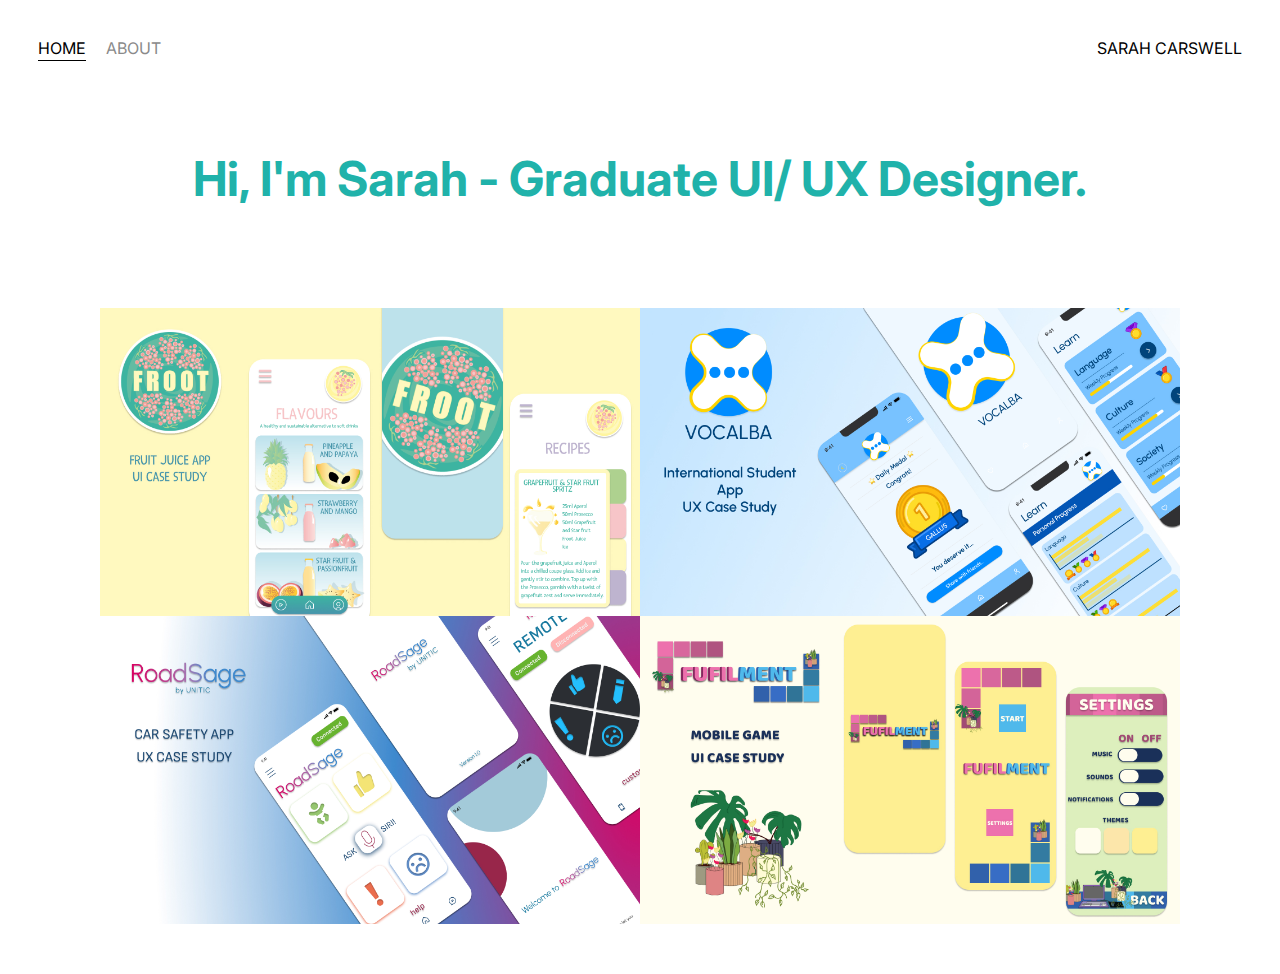
<file: index.html>
<!DOCTYPE html>
</html>
</head>
    <meta charset="utf-8" />
    <title>Page Title</title>
    <link href="https://fonts.googleapis.com/css2?family=Inter:wght@200&display=swap" rel="stylesheet">
    <link rel="stylesheet" href="styles.css">
</head>
<body>
    <div class="container">
        <div class="nav-wrapper">
            <div class="left-side">
                <div class="nav-link-wrapper active-nav-link">
                    <a href="index.html">Home</a>
                </div>

                <div class="nav-link-wrapper">
                    <a href="about.html">About</a>
                </div>
            </div>

            <div class="right-side">
                <div class="brand">
                    <div>SARAH CARSWELL</div>
                </div>
            </div>
        </div>

        <div class="tag-line-wrapper">
            <div class="tag-line">
                <div> <b>Hi, I'm Sarah - Graduate UI/ UX Designer.</b> </div>
            </div>
        </div>

        <div class="content-wrapper">

            <div class="portfolio-items-wrapper">

                <div class="portfolio-item-wrapper">
                    <a href="froot.html">
                        <img src="Images/FROOT BANNER.jpg" style="width:540px; height: 100%;" />
                    </a>
                </div>

                <div class="portfolio-item-wrapper">
                    <a href="vocalba.html">
                        <img src="Images/VOCALBA BANNER.jpg" style="width: 540px; height: 100%;" />
                    </a>
                </div>

                <div class="portfolio-item-wrapper">
                      <a href="roadsage.html">
                        <img src="Images/ROADSAGE BANNER.jpg" style="width: 540px; height: 100%;" />
                      </a>
                </div>

                <div class="portfolio-item-wrapper">      
                      <a href="fufilment.html">
                        <img src="Images/FUFILMENT BANNER.jpg" style="width: 540px; height: 100%;" />
                      </a>
                </div>
            </div> 
        </div>

    </div>
</body>
</html>
</file>
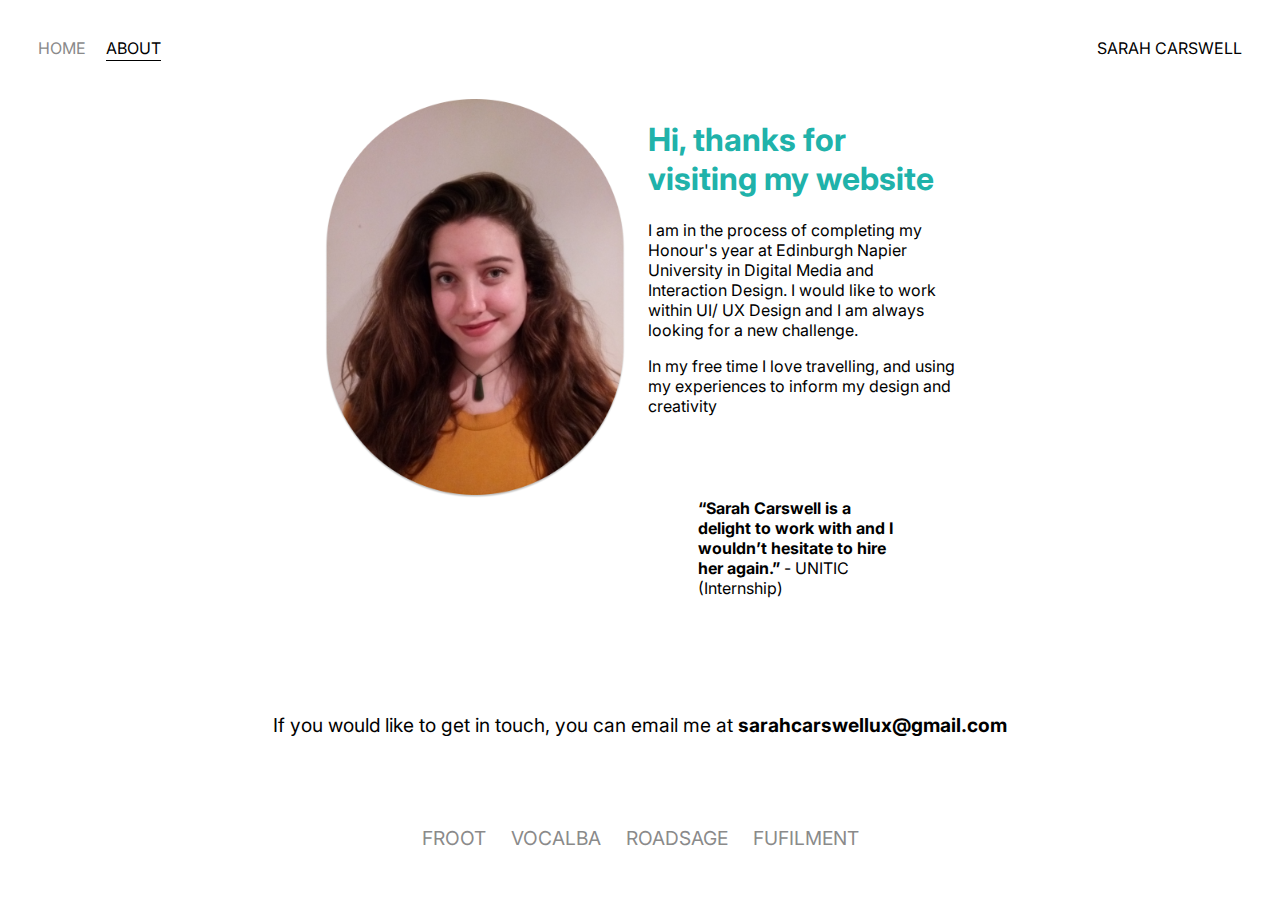
<file: about.html>
<!DOCTYPE html>
</html>
</head>
    <meta charset="utf-8" />
    <title>Page Title</title>
    <link href="https://fonts.googleapis.com/css2?family=Inter:wght@200&display=swap" rel="stylesheet">
    <link rel="stylesheet" href="styles.css">
</head>
<body>
    <div class="container">
        <div class="nav-wrapper">
            <div class="left-side">
                <div class="nav-link-wrapper">
                    <a href="index.html">Home</a>
                </div>

                <div class="nav-link-wrapper active-nav-link">
                    <a href="about.html">About</a>
                </div>
            </div>

            
            <div class="right-side">
                <div class="brand">
                    <div>SARAH CARSWELL</div>
                </div>
            </div>
        </div>
 
           
           <div class="case-study-froot">
            <div class="left-headings">

                <div class="old-froot-logo-img">
                    <img src="Images/PROFILE.png" style="width: 300px; height: 100%;" />
                    </div>

            </div>

        <div class="right-content">
        
            <h1>Hi, thanks for visiting my website</h1>

            <p>I am in the process of completing my Honour's year at Edinburgh Napier University in Digital Media and Interaction Design. I would like to work within UI/ UX Design and I am always looking for a new challenge.</p>

            <p>In my free time I love travelling, and using my experiences to inform my design and creativity</p>

            <div class="testemonial">
            <p><b>“Sarah Carswell is a delight to work with and I wouldn’t hesitate to hire her again.” </b>- UNITIC (Internship) </p>
            </div>
            
        </div>
        </div>

        </div>

        <div class="footer">
            <div class="footer-wrapper">

                <P></P>
                <P>If you would like to get in touch, you can email me at <b>sarahcarswellux@gmail.com</b> </P>
                
                <p style="padding: 30px; margin: 10px"></p>

                <a href="froot.html">FROOT</a> &nbsp; &nbsp;
                <a href="vocalba.html">VOCALBA</a> &nbsp; &nbsp;
                <a href="roadsage.html">ROADSAGE</a> &nbsp; &nbsp;
                <a href="fufilment.html">FUFILMENT</a>

            </div> 
            
        </div>
    </div>
</body>
</html>
</file>
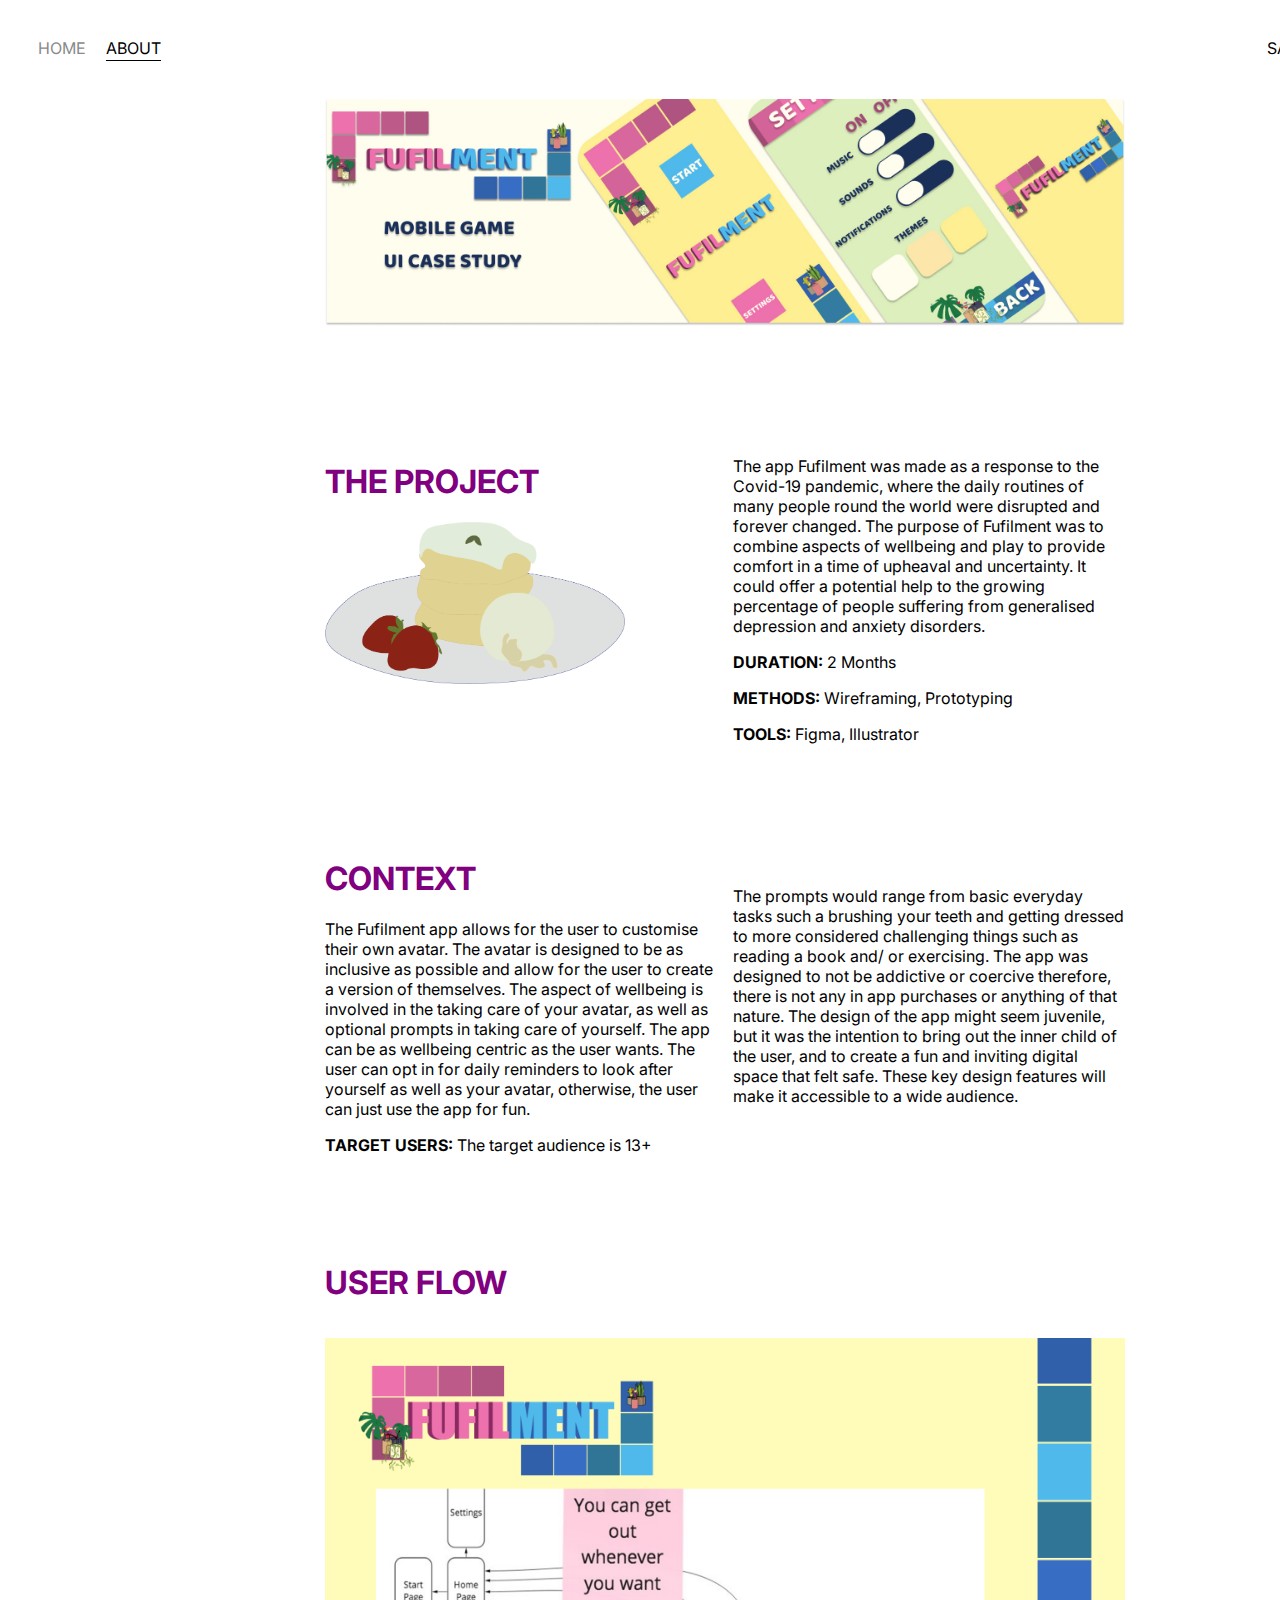
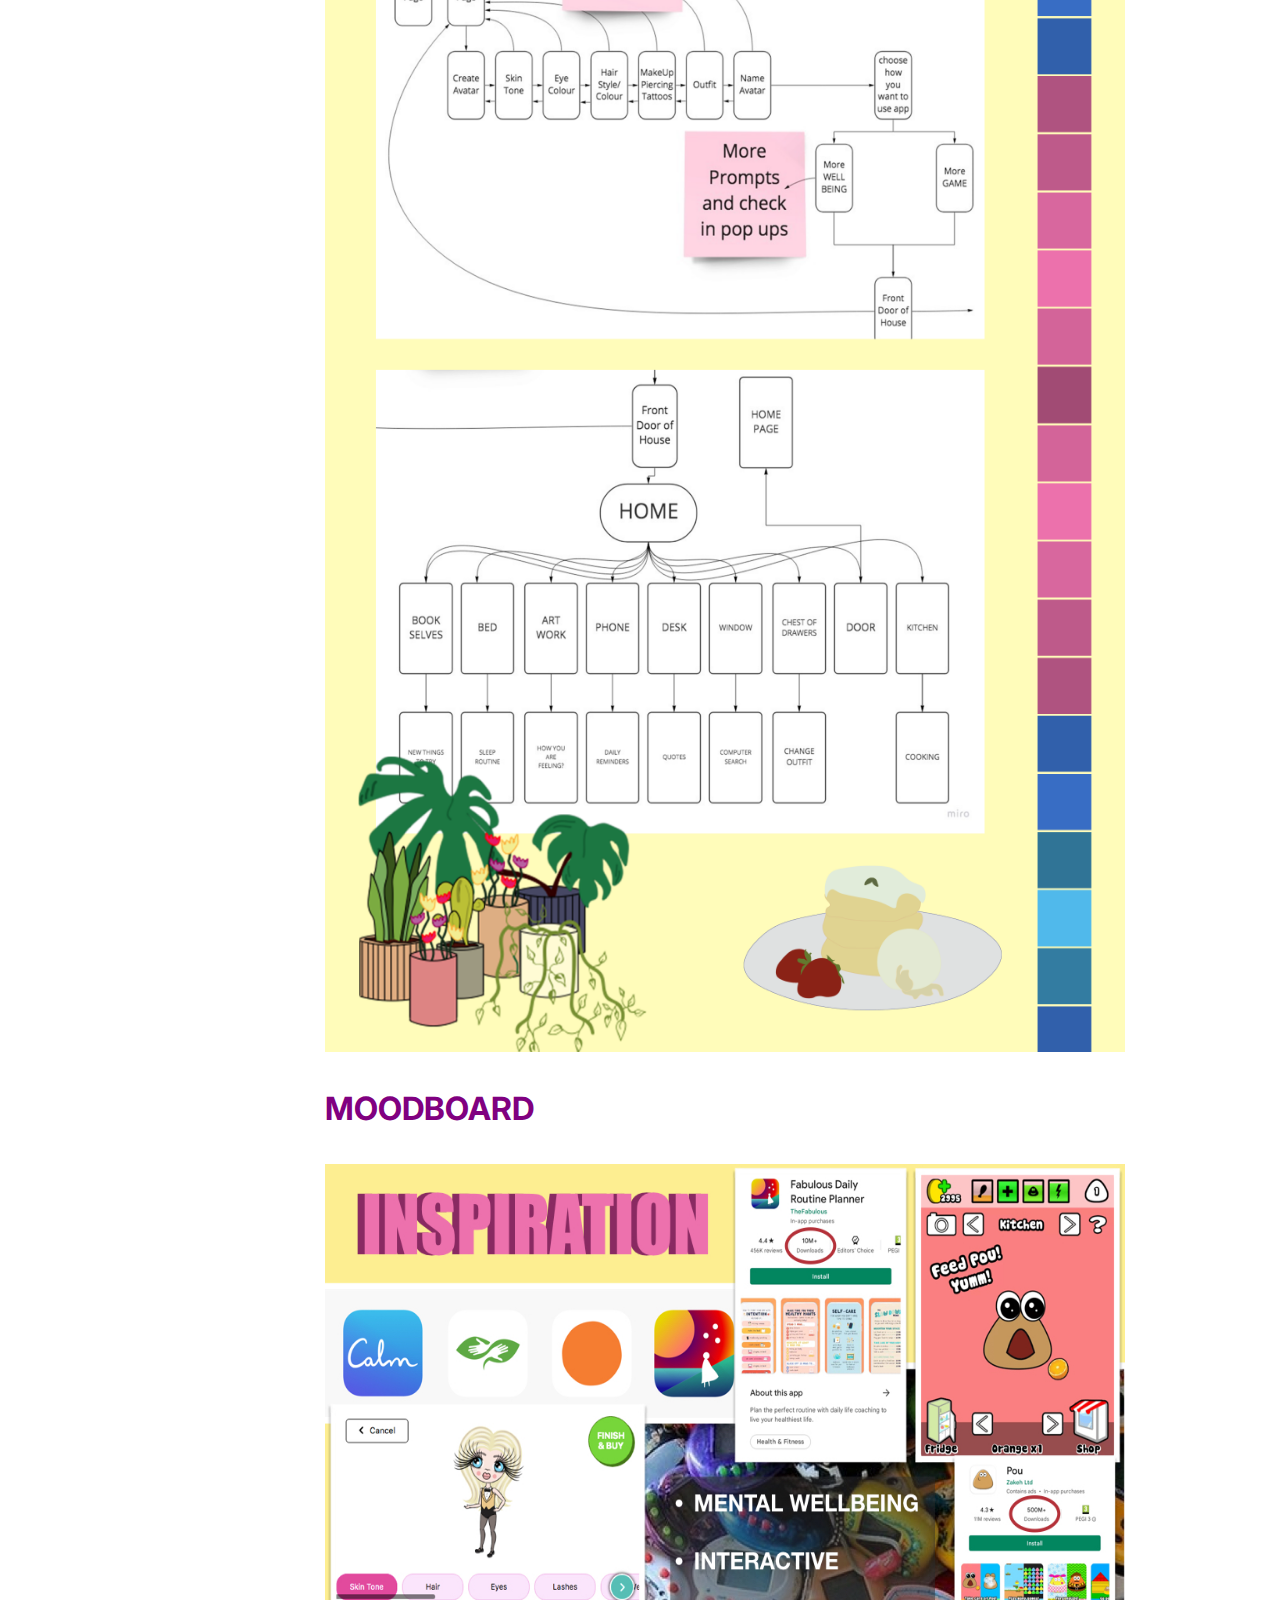
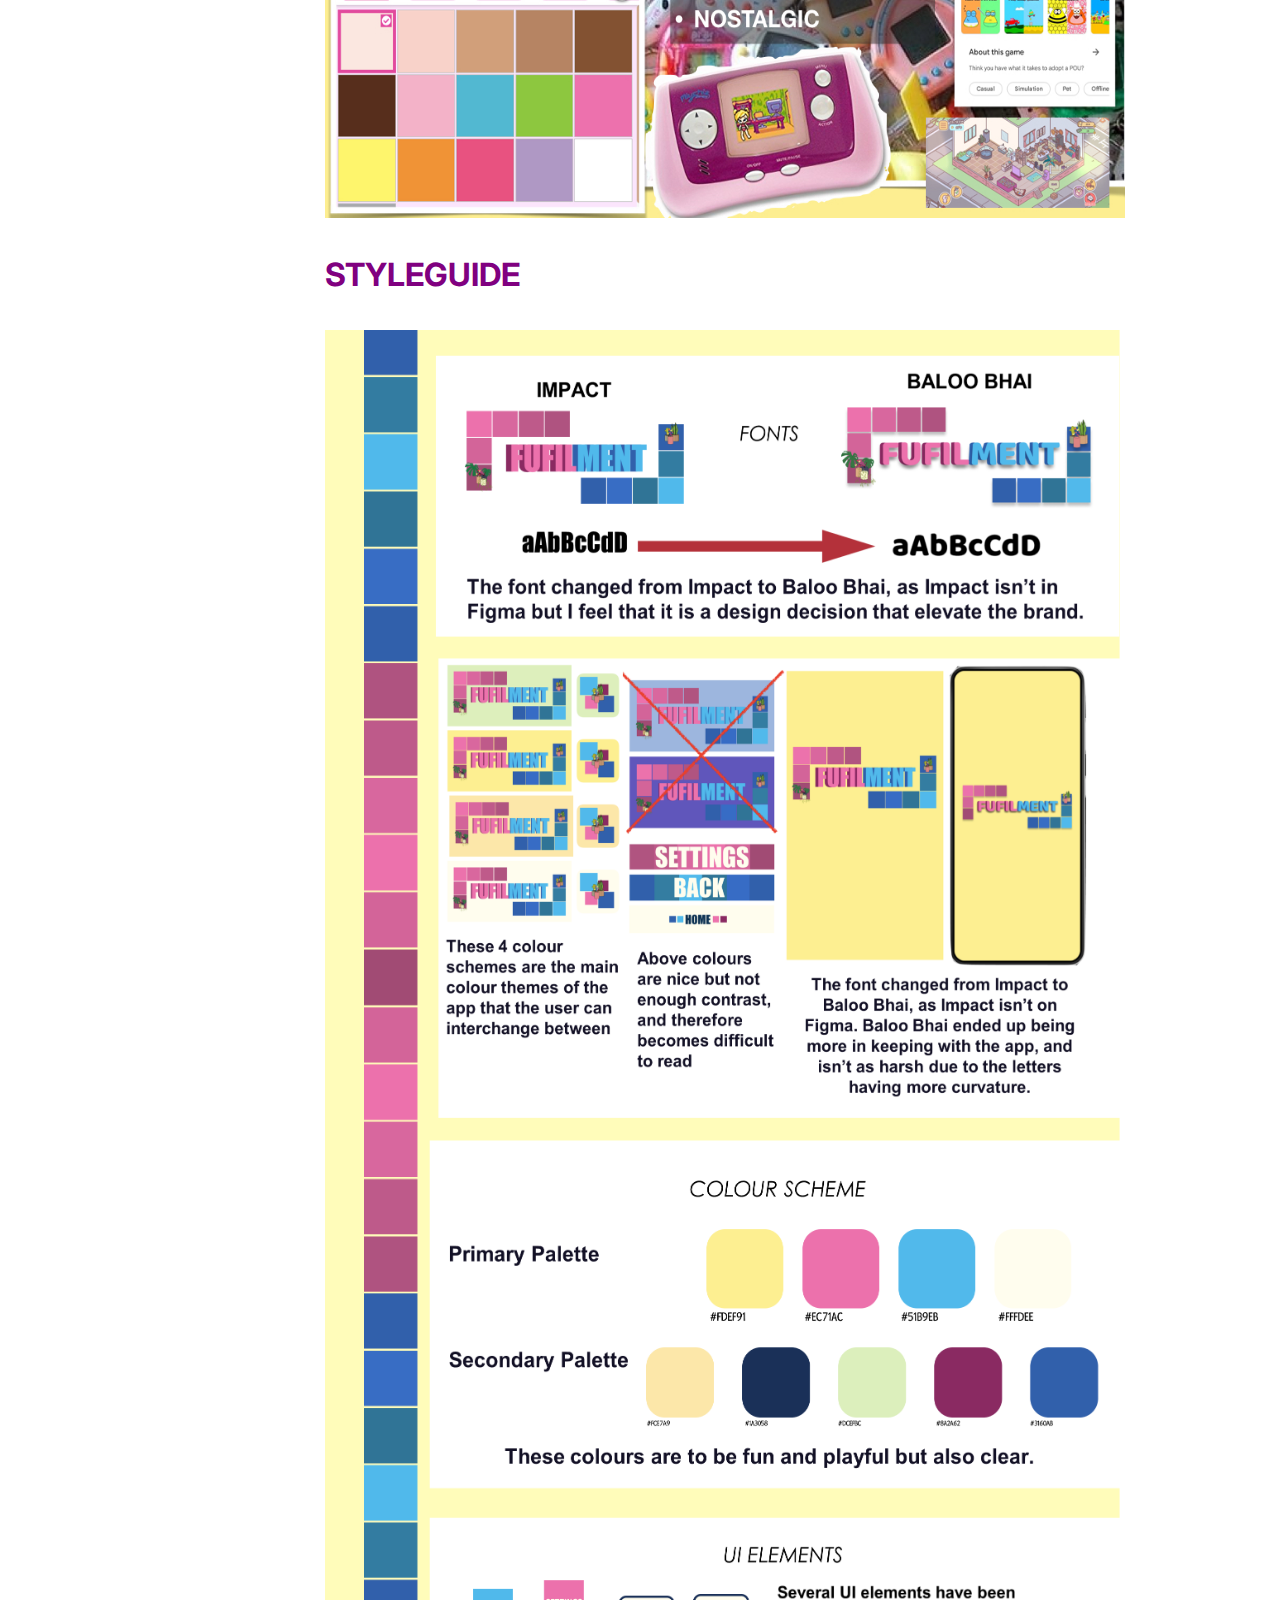
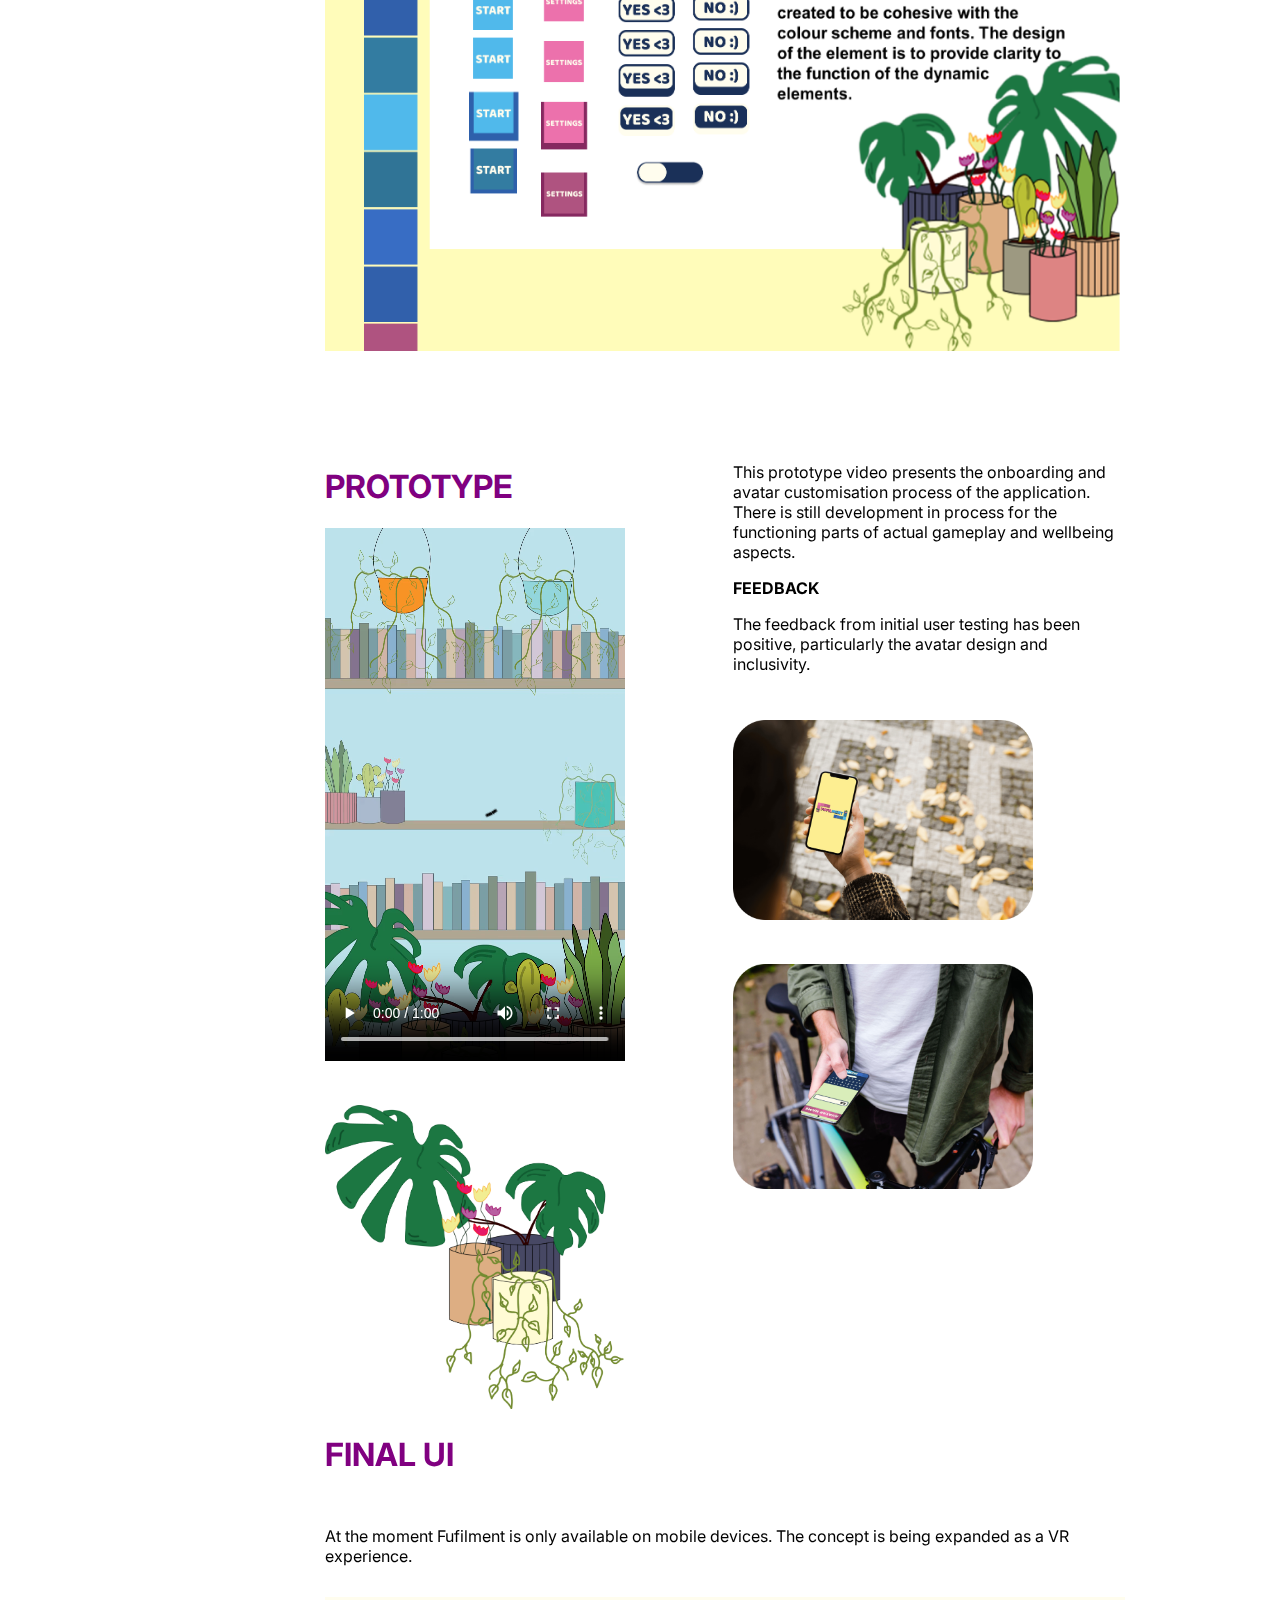
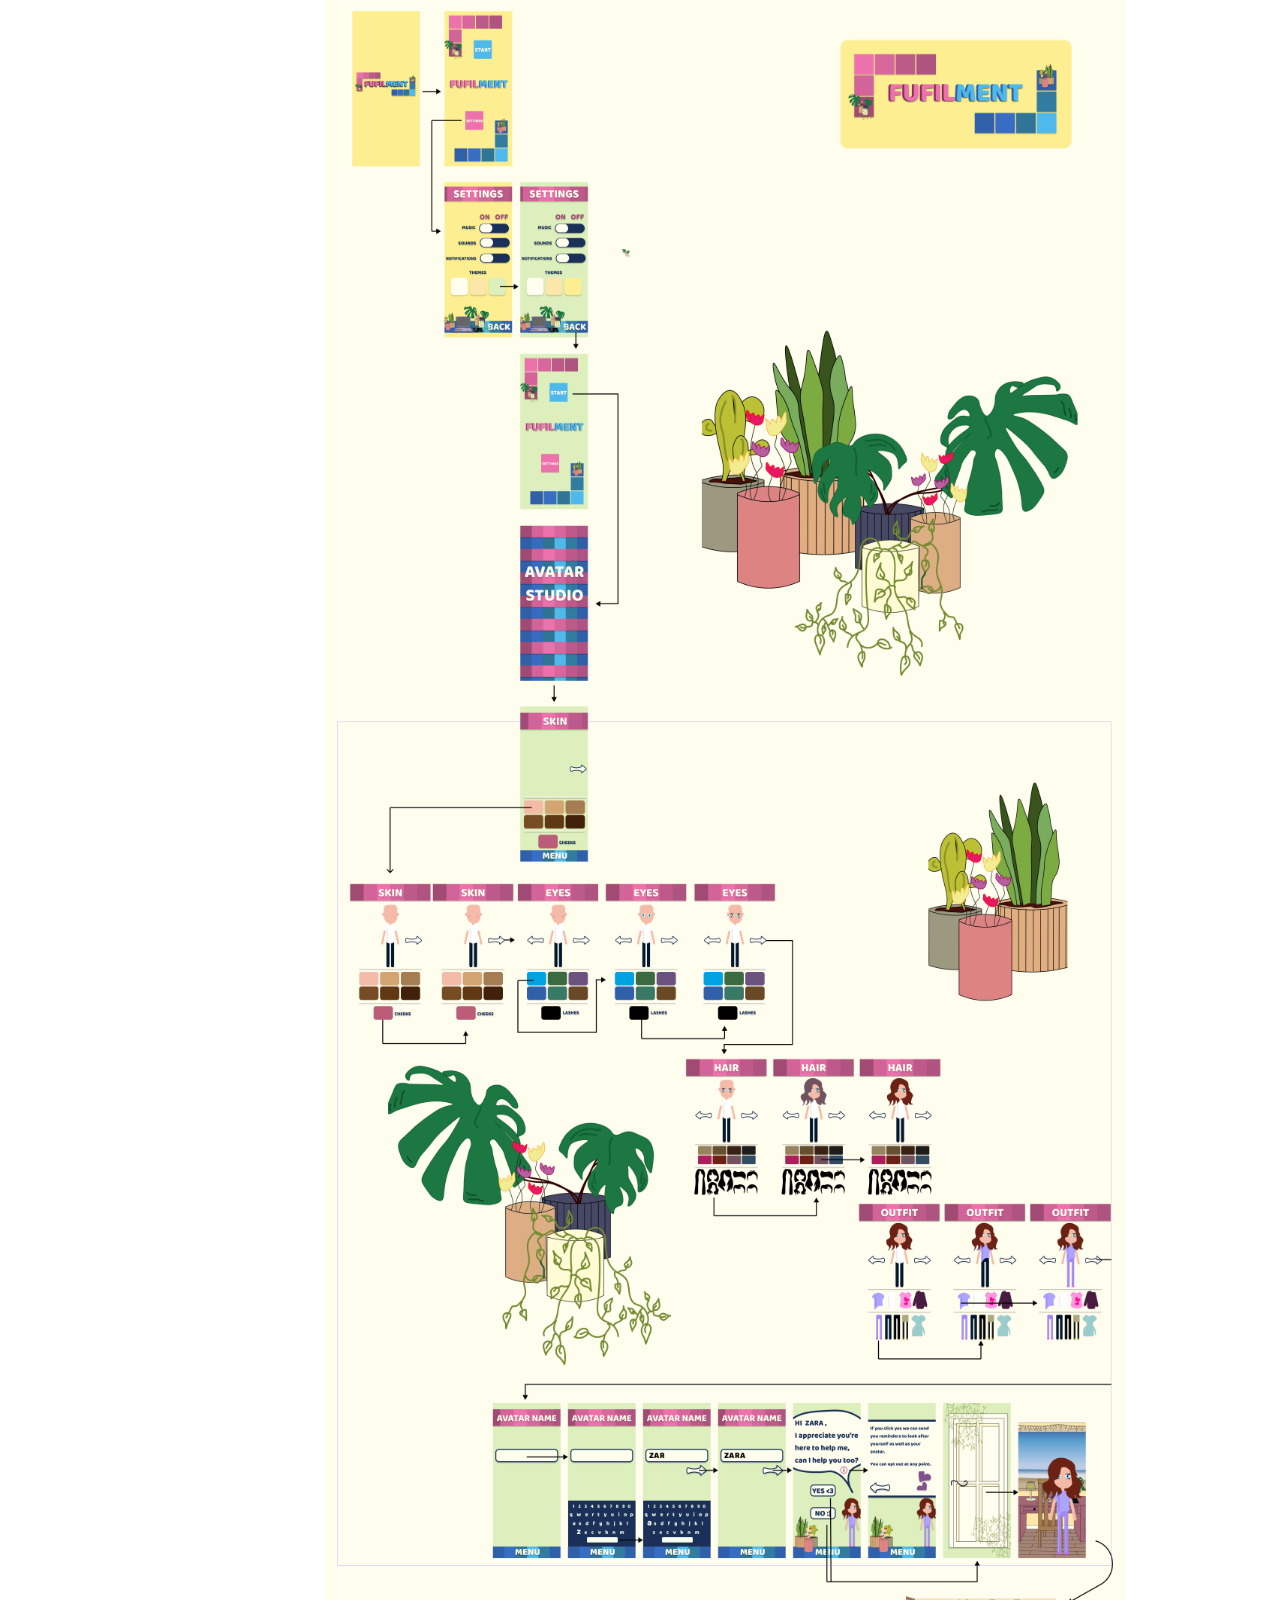
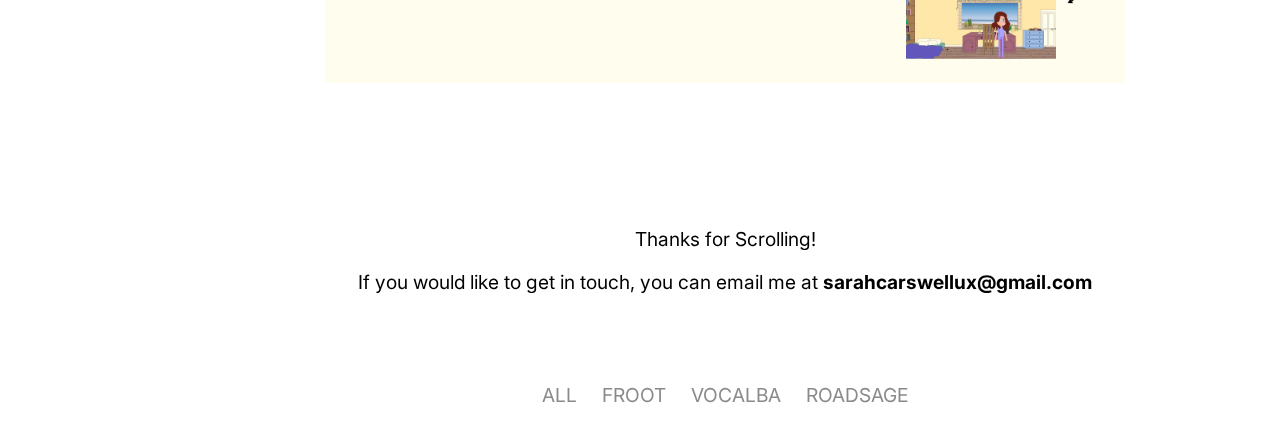
<file: fufilment.html>
<!DOCTYPE html>
</html>
</head>
    <meta charset="utf-8" />
    <title>Page Title</title>
    <link href="https://fonts.googleapis.com/css2?family=Inter:wght@200&display=swap" rel="stylesheet">
    <link rel="stylesheet" href="styles.css">
</head>
<body>

    <div class="container">
        <div class="nav-wrapper">
            <div class="left-side">
                <div class="nav-link-wrapper">
                    <a href="index.html">Home</a>
                </div>

                <div class="nav-link-wrapper active-nav-link">
                    <a href="about.html">About</a>
                </div>
                
            </div>

            <div class="right-side">
                <div class="brand">
                    <div>SARAH CARSWELL</div>
                </div>
            </div>
        </div>

        <div class="content-wrapper">
            
            <div class="user-interface">
                <img src="Images/FUFILMENT HEADER.jpg" style="width: 800px; height: 100%; align-items: center; padding-bottom: 30px;"/>
                </div>

                <p style="padding: 30px; margin: 10px"></p>
                
                <div class="case-study-fufilment">
                    <div class="left-headings">
                        <h1>THE PROJECT</h1>

                        <div class="fufilment-moodboard-img">
                        <img src="Fufilment/Pancakes.png" style="width: 300px; height: 100%;" />
                        </div>

                        <p style="padding: 70px; margin: 10px"></p>

                        <h1>CONTEXT</h1>

                     
                    <P>The Fufilment app allows for the user to customise their own avatar. 
                        The avatar is designed to be as inclusive as possible and allow for 
                        the user to create a version of themselves. The aspect of wellbeing 
                        is involved in the taking care of your avatar, as well as 
                        optional prompts in taking care of yourself. The app can be as 
                        wellbeing centric as the user wants. The user can opt in for 
                        daily reminders to look after yourself as well as your avatar, 
                        otherwise, the user can just use the app for fun. </P>
                    
                        <P> <b>TARGET USERS:</b> The target audience is 13+ </P> 

                        <p style="padding: 30px; margin: 10px"></p>

                    </div>

                    <div class="right-content">
                
                    
                    <p>The app Fufilment was made as a response to the Covid-19 pandemic, where 
                        the daily routines of many people round the world were disrupted and forever changed. 
                        The purpose of Fufilment was to combine aspects of wellbeing and play to provide 
                        comfort in a time of upheaval and uncertainty. It could offer a potential help to the 
                        growing percentage of people suffering from generalised depression and anxiety disorders. 
                    </p>

                    <p> <b>DURATION:</b> 2 Months</p>

                    <p> <b>METHODS:</b> Wireframing, Prototyping</p>

                    <P> <b>TOOLS:</b> Figma, Illustrator</P> 

                    <p style="padding: 55px; margin: 10px"></p> 

                    <p>The prompts would range 
                        from basic everyday tasks such a brushing your teeth and getting dressed to more 
                        considered challenging things such as reading a book and/ or exercising. The app was 
                        designed to not be addictive or coercive therefore, there is not any in app purchases or 
                        anything of that nature. The design of the app might seem juvenile, but it was the 
                        intention to bring out the inner child of the user, and to create a fun and inviting digital
                        space that felt safe. These key design features will make it accessible to a wide 
                        audience.</p>
            
                    

                    <p style="padding: 30px; margin: 10px"></p>

                    
                </div>
                </div>

                        <div class="fufilment-content-wrapper">
    
                            <h1>USER FLOW </h1>

                            <div class="user-interface">
                            <img src="Fufilment/InteractionPlan-Fufilment.png" style="width: 800px; height: 100%; align-items: center; padding-bottom: 50px;"/>
                            
                        </div>

                            <h1>MOODBOARD </h1>
                            
                            <div class="user-interface"> 
                            <img src="Fufilment/Fufilment-MoodBoard.jpg" style="width: 800px; height: 100%; align-items: center; padding-bottom: 50px;"/>
                            </div>

                            
                            <h1>STYLEGUIDE </h1>
                            
                            <div class="user-interface">
                            <img src="Fufilment/Fufilment-Styleguide.png" style="width: 800px; height: 100%; align-items: center; padding-bottom: 50px;"/>
                            </div> 

                            <p style="padding: 30px; margin: 10px"></p>
                        </div>
                        
                        <div class="case-study-fufilment">
                            <div class="left-headings">
                                <h1>PROTOTYPE</h1>
        
                                <div class="froot-ad">
                                    <video width="300px" height="100%"
                                    controls="controls"/>
                         
                                    <source src="Videos/Fufilmentprototype.m4v"
                                    type="video/mp4">
                                </video>
                                </div>

                                <p style="padding: 10px; margin: 10px"></p>
       
                                <div class="froot-logo-img">
                                    <img src="Fufilment/Plants1.png" style="width: 300px; height: 100%;" />
                                    </div>                                
        
                            </div>
        
                            <div class="right-content">
                        
                            <p>This prototype video presents the onboarding and avatar customisation process of the application. There is still development in process for the functioning parts of actual gameplay and wellbeing aspects.</p>
        
                            <p> <b>FEEDBACK</b> </p>
                            <p> The feedback from initial user testing has been positive, particularly the avatar design and inclusivity. </p> 

                            <p style="padding: 10px; margin: 10px"></p>

                            <div class="froot-logo-img">
                                <img src="Fufilment/Fufilment-Prototype1.png" style="width: 300px; height: 100%;" />
                                </div>

                                <p style="padding: 10px; margin: 10px"></p>

                             <div class="froot-logo-img">
                                <img src="Fufilment/Fufilment-Prototype2.png" style="width: 300px; height: 100%;" />
                                </div>
                            
                        </div>
                        </div>
                    
                        <div class="fufilment-content-wrapper">

                        <h1>FINAL UI </h1>
                        <p>At the moment Fufilment is only available on mobile devices. The concept is being expanded as a VR experience.</p> 
                        
                        <div class="user-interface">
                        <img src="Fufilment/Fufilment Userflow.png" style="width: 800px; height: 100%; align-items: center; padding-bottom: 50px;"/>
                        </div>

                            <p style="padding: 30px; margin: 10px"></p>
                        </div>


            </div>
         

        <div class="footer">
            <div class="footer-wrapper">

                <P>Thanks for Scrolling!</P>
                <P>If you would like to get in touch, you can email me at <b>sarahcarswellux@gmail.com</b> </P>
                
                <p style="padding: 30px; margin: 10px"></p>

                <a href="index.html">ALL</a> &nbsp; &nbsp;
                <a href="froot.html">FROOT</a> &nbsp; &nbsp;
                <a href="vocalba.html">VOCALBA</a> &nbsp; &nbsp;
                <a href="roadsage.html">ROADSAGE</a>

            </div> 
            
        </div>
    </div> 
</body>
</html>
</file>
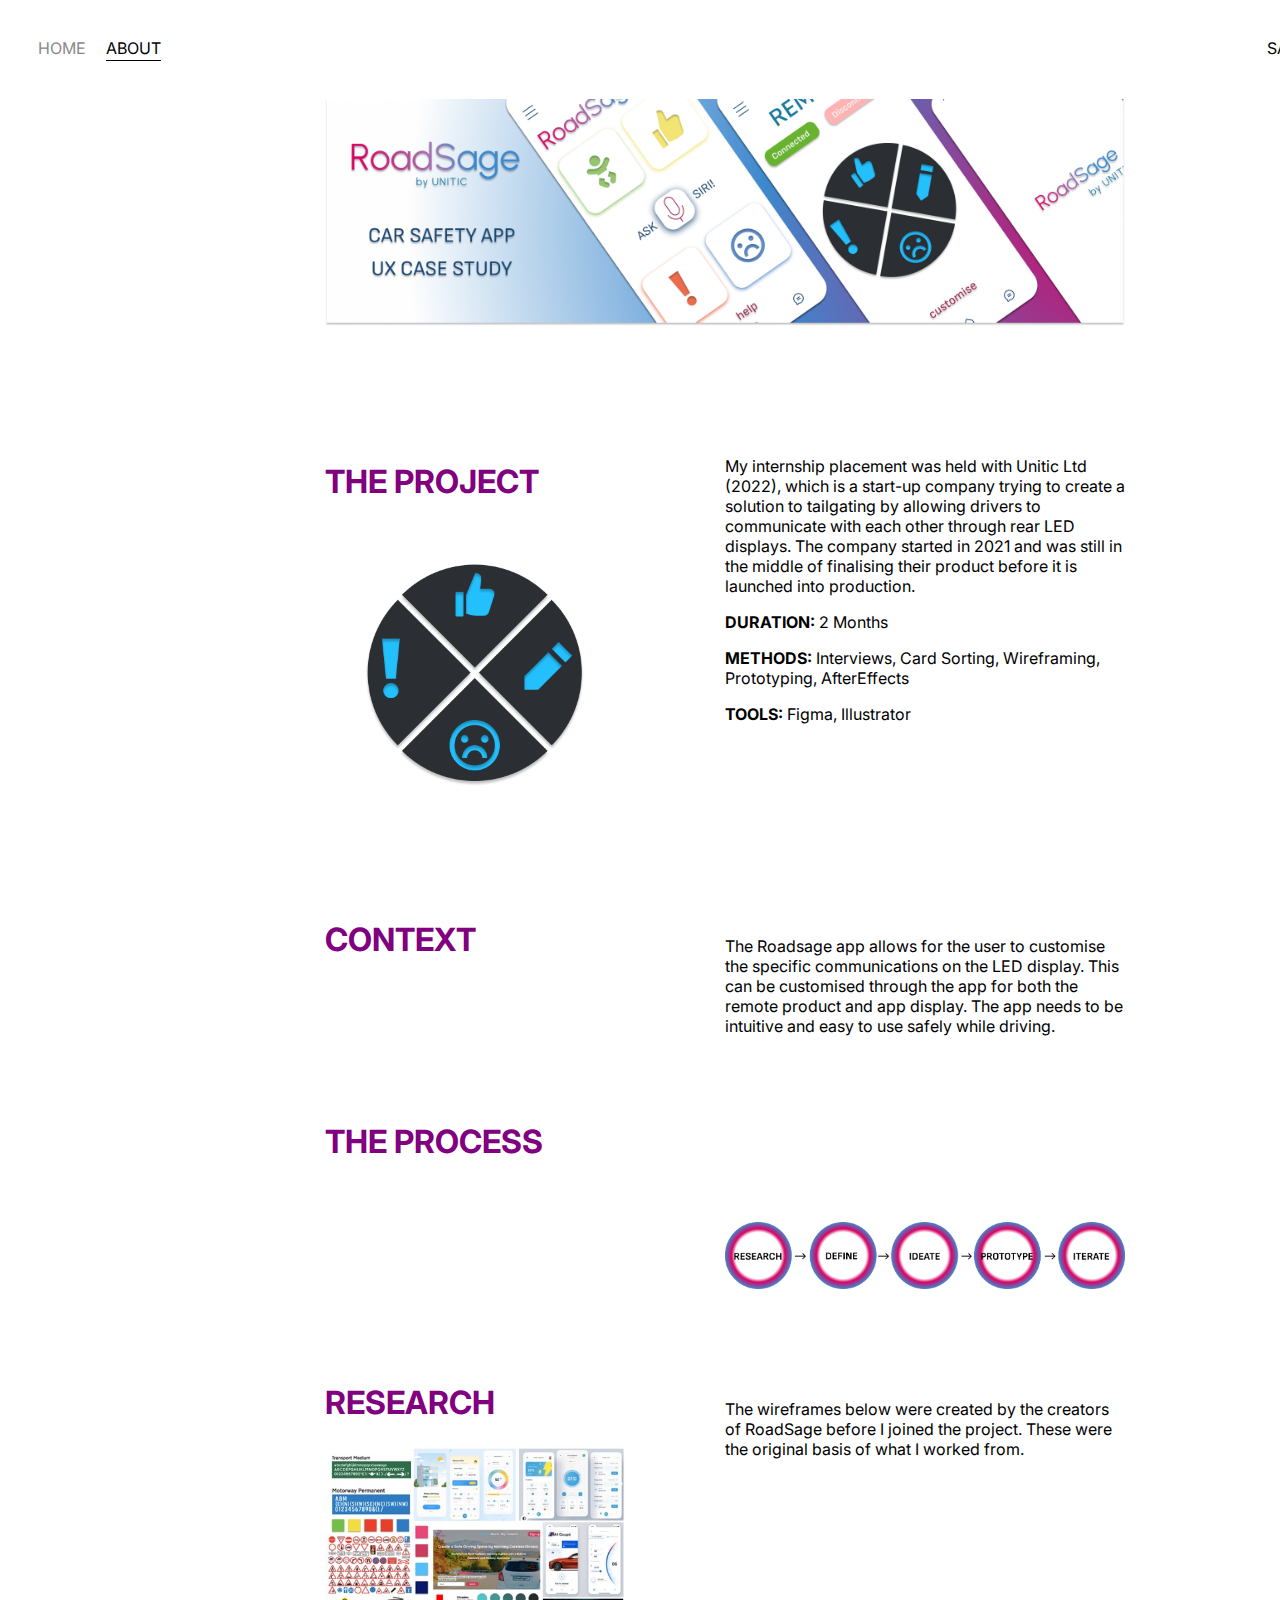
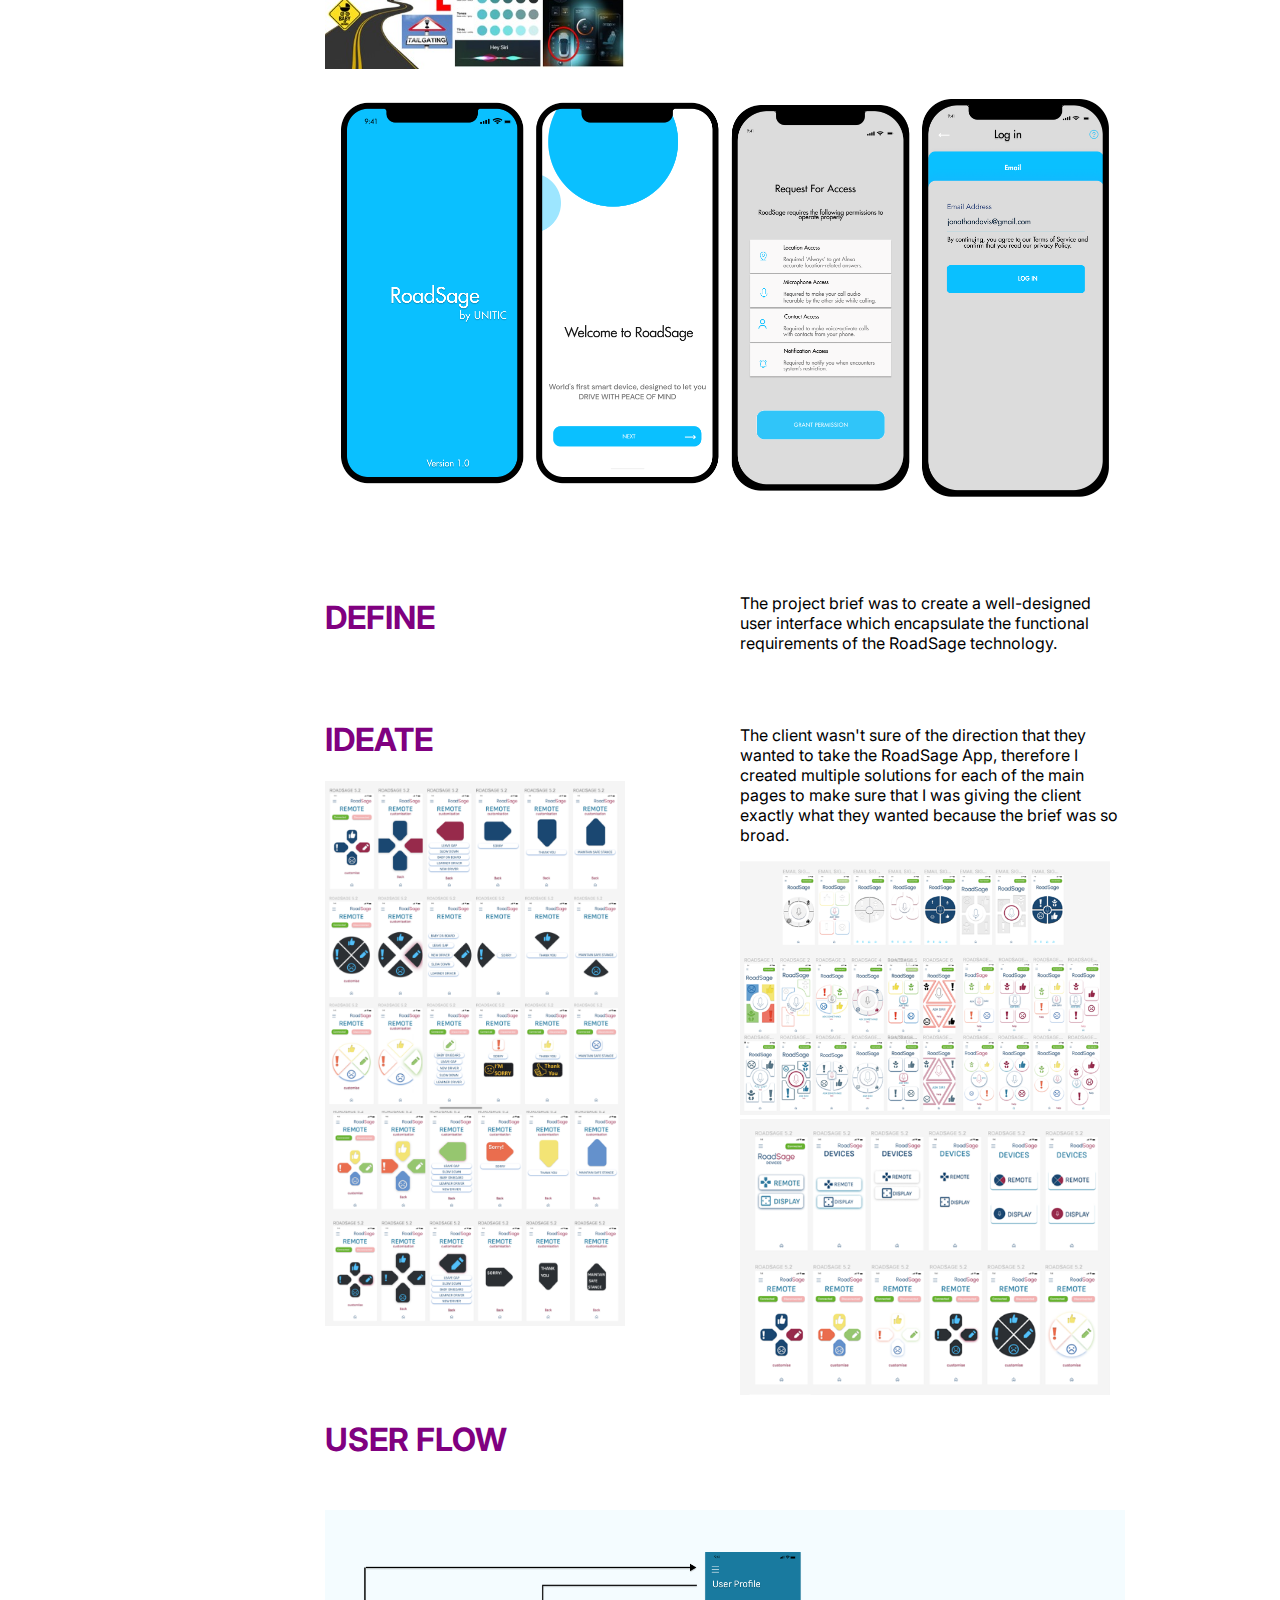
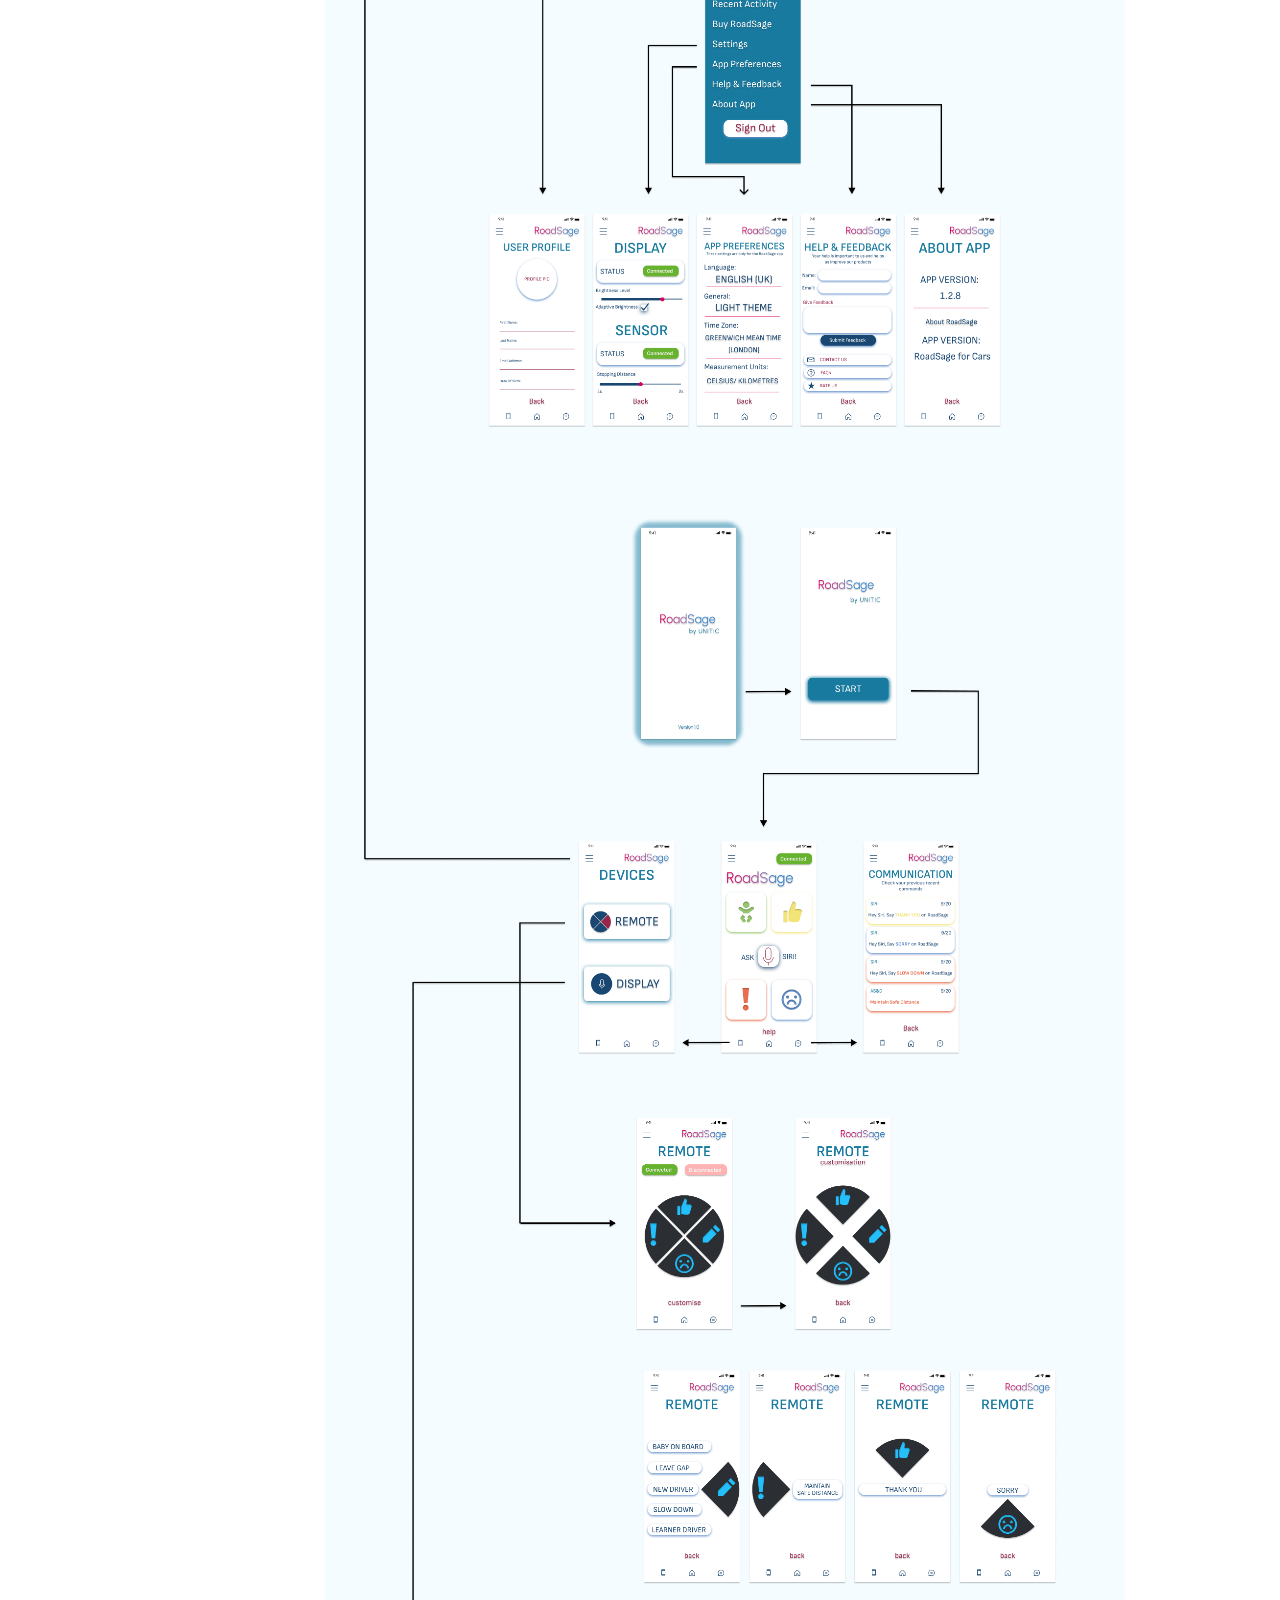
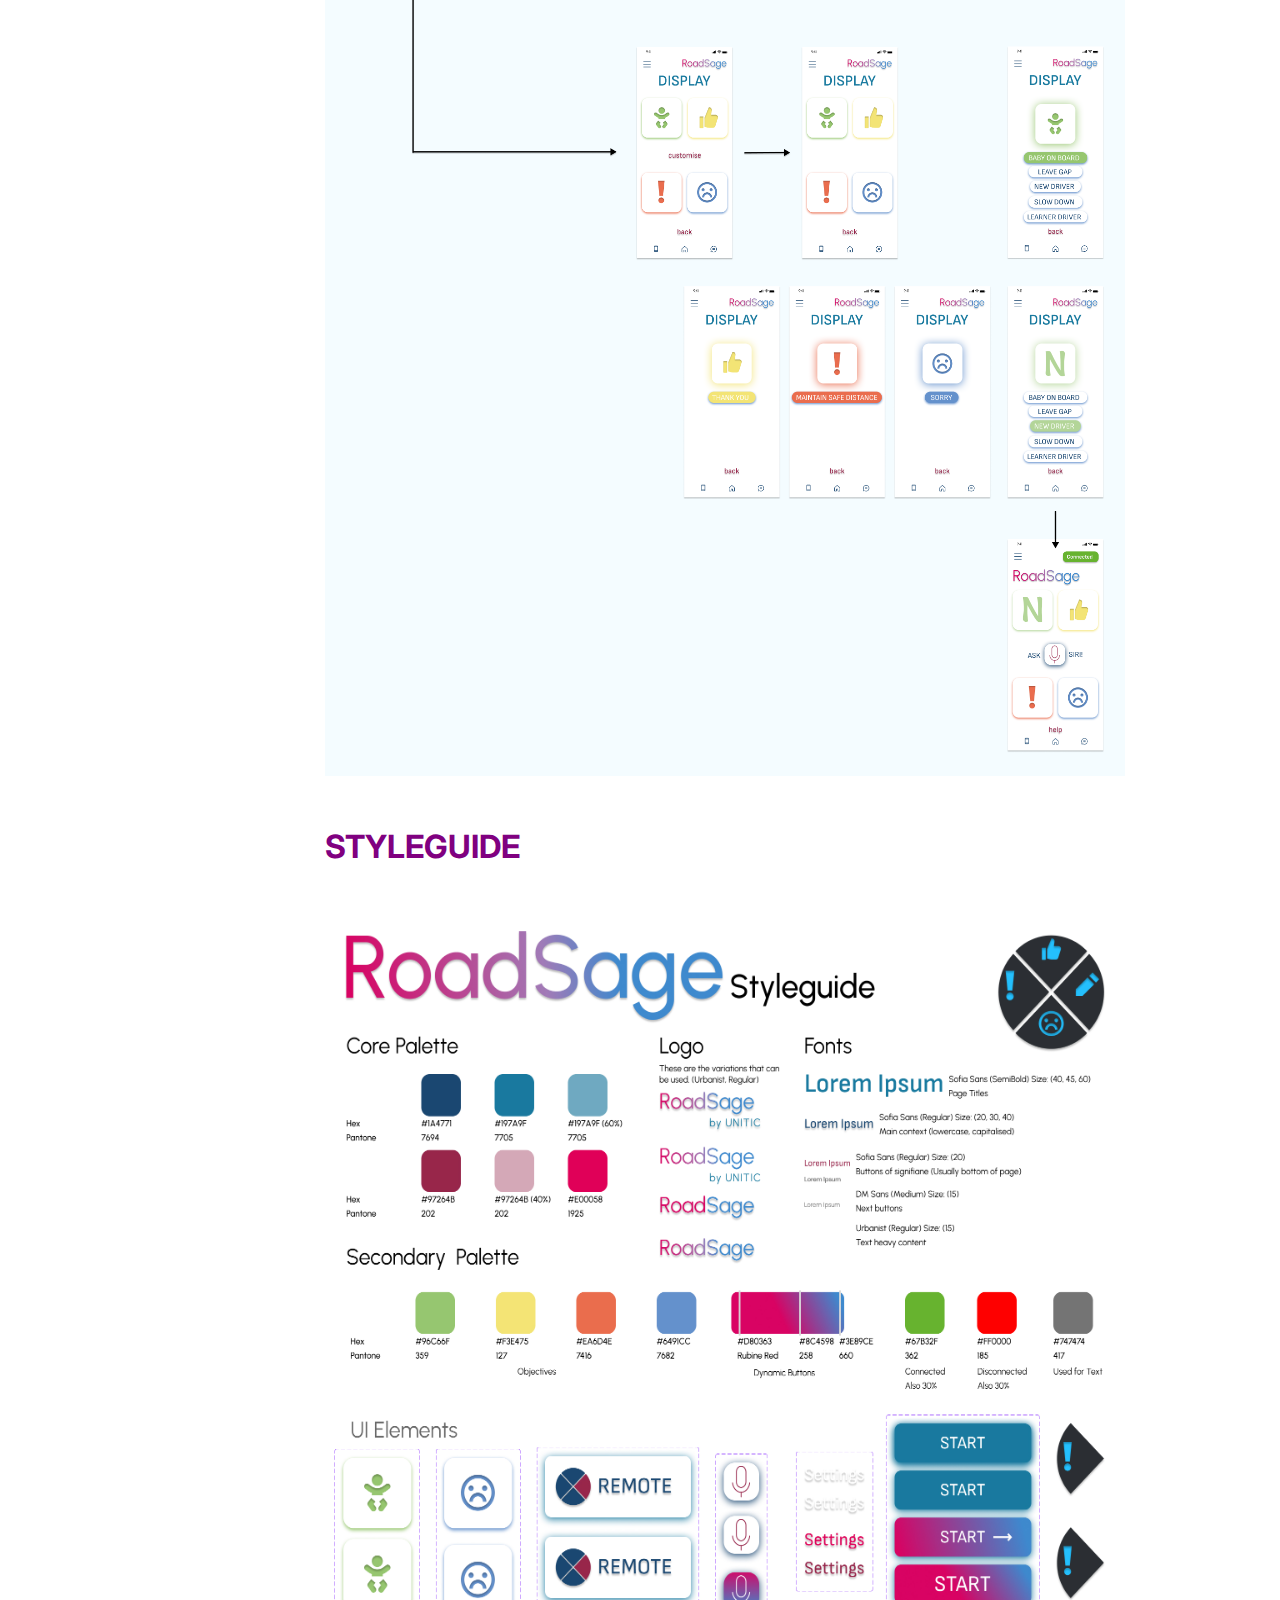
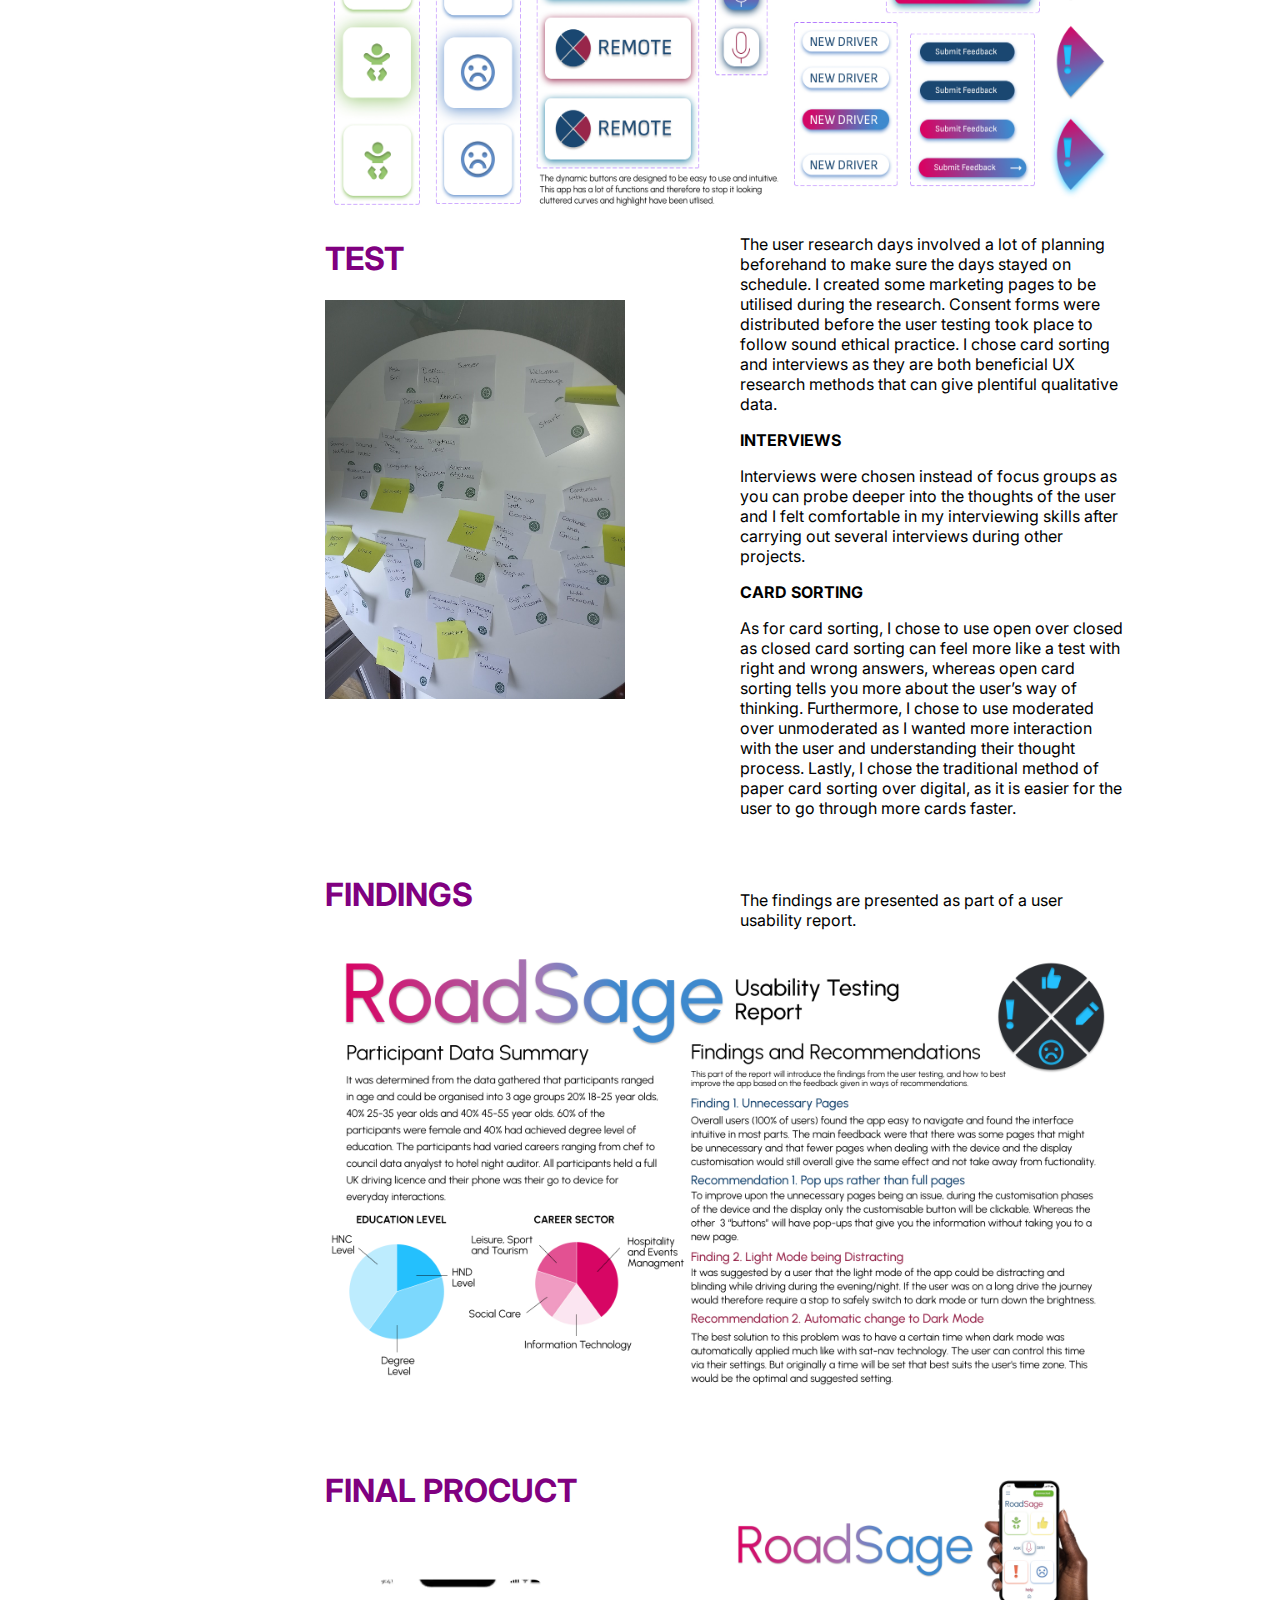
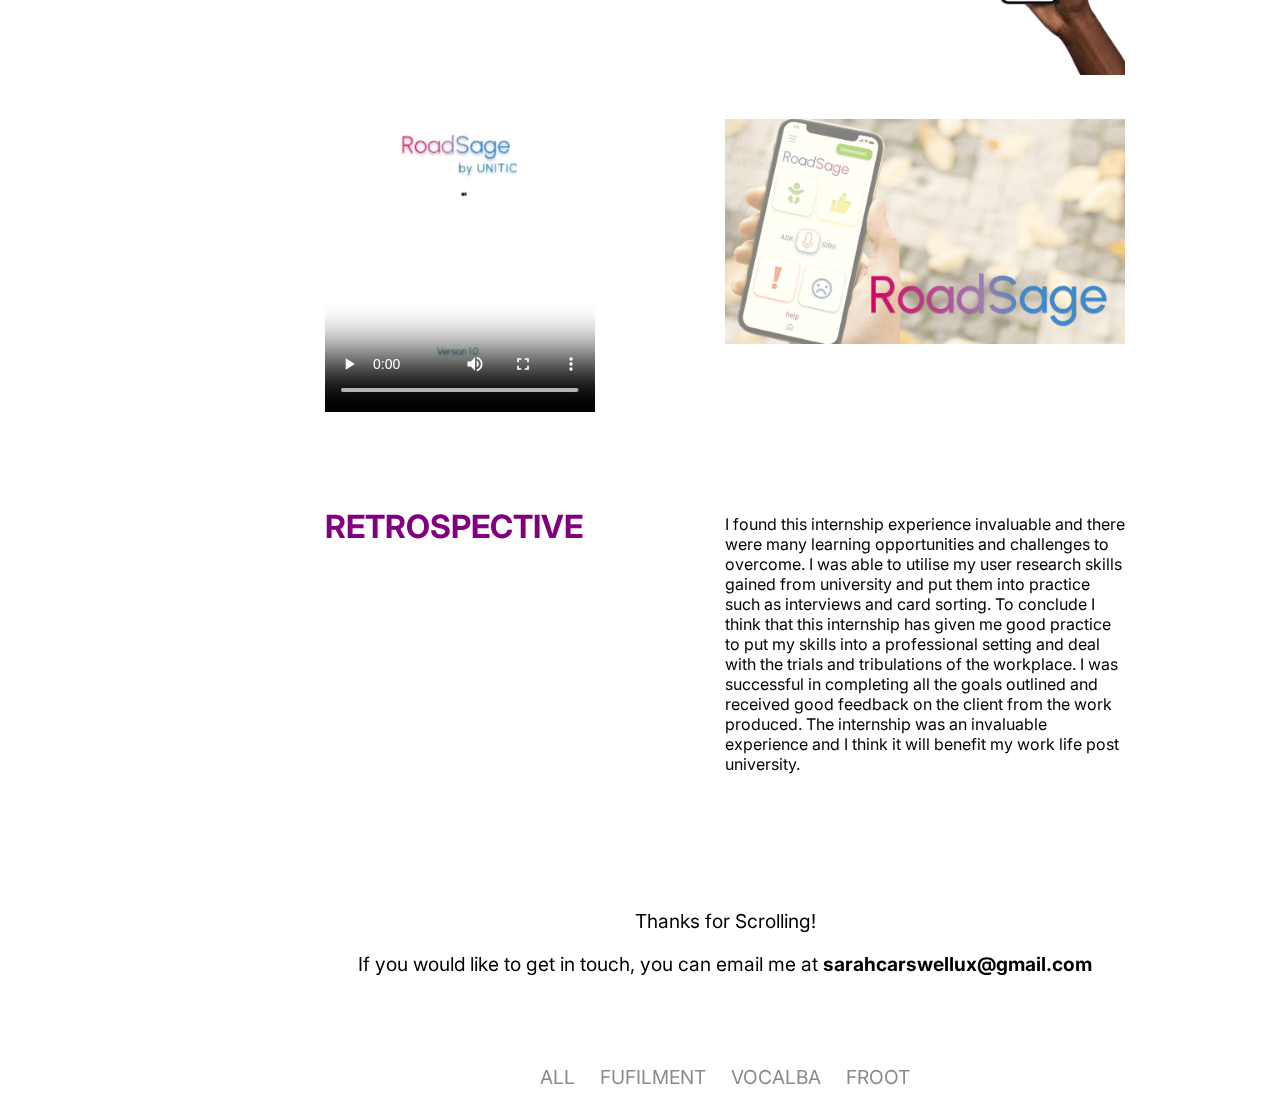
<file: roadsage.html>
<!DOCTYPE html>
</html>
</head>
    <meta charset="utf-8" />
    <title>Page Title</title>
    <link href="https://fonts.googleapis.com/css2?family=Inter:wght@200&display=swap" rel="stylesheet">
    <link rel="stylesheet" href="styles.css">
</head>
<body>
    <div class="container">
        <div class="nav-wrapper">
            <div class="left-side">
                <div class="nav-link-wrapper">
                    <a href="index.html">Home</a>
                </div>

                <div class="nav-link-wrapper active-nav-link">
                    <a href="about.html">About</a>
                </div>
                
            </div>

            <div class="right-side">
                <div class="brand">
                    <div>SARAH CARSWELL</div>
                </div>
            </div>
        </div>

        <div class="content-wrapper">
                
            <div class="user-interface">
                <img src="Images/ROADSAGE HEADER.jpg" style="width: 800px; height: 100%; align-items: center; padding-bottom: 30px;"/>
                </div>

                <p style="padding: 30px; margin: 10px"></p>
                
                <div class="case-study-roadsage">
                    <div class="left-headings">
                        <h1>THE PROJECT</h1>

                        <div class="roadsage-moodboard-img">
                        <img src="RoadSage/RoadSage-Logo.png" style="width: 300px; height: 100%;" />
                        </div>

                        <p style="padding: 30px; margin: 10px"></p>

                        <h1>CONTEXT</h1>

                        <p style="padding: 60px; margin: 10px"></p>

                        <h1>THE PROCESS</h1>

                        <p style="padding: 90px; margin: 10px"></p>

                        <h1>RESEARCH</h1>

                        <div class="roadsage-cardsorting">
                            <img src="RoadSage/Moodboard.jpg" style="width: 300px; height: 100%;" />
                            </div>

                    </div>

                    <div class="right-content">
                
                    <p>My internship placement was held with Unitic Ltd (2022), which is a start-up company
                        trying to create a solution to tailgating by allowing drivers to communicate with each
                        other through rear LED displays. The company started in 2021 and was still in the middle 
                        of finalising their product before it is launched into production.
                    </p>

                    <p> <b>DURATION:</b> 2 Months</p>

                    <p> <b>METHODS:</b> Interviews, Card Sorting, Wireframing, Prototyping, AfterEffects</p>

                    <P> <b>TOOLS:</b> Figma, Illustrator</P> 

                    <p style="padding: 90px; margin: 10px"></p>
                    
                    <P>The Roadsage app allows for the user to customise the specific communications on the LED display. This can be customised through the app for both the remote product and app display. The app needs to be intuitive and easy to use safely while driving. </P>

                    <p style="padding: 80px; margin: 10px"></p>
                    
                    <div class="roadsage-process">
                        <img src="RoadSage/The process- Roadsage.png" style="width: 400px; height: 100%;" />
                        </div>
                    
                    <p style="padding: 40px; margin: 10px"></p>
                    
                    <p>The wireframes below were created by the creators of RoadSage before I joined the project. These were the original basis of what I worked from.</p>
                    
                </div>
                </div>

                    <div class="user-interface">
                        <img src="RoadSage/Wireframes-RoadSage.png" style="width: 800px; height: 100%; align-items: center; padding-bottom: 50px;" />
                    </div>

                    <div class="case-study-roadsage">
                        <div class="left-headings">
                            <h1>DEFINE</h1>
                            
                            <p style="padding: 20px; margin: 10px"></p>

                            <h1>IDEATE</h1>

                            <div class="roadsage-cardsorting">
                                <img src="RoadSage/RS-RemotePages.png" style="width: 300px; height: 100%;" />
                                </div>
    
                        </div>
    
                        <div class="right-content">

                        <p>The project brief was to create a well-designed user interface which encapsulate the functional requirements of the RoadSage technology. </p>
    
                        <p style="padding: 20px; margin: 10px"></p>
    
                        <p>The client wasn't sure of the direction that they wanted to take the RoadSage App, therefore I created multiple solutions for each of the main pages to make sure that I was giving the client exactly what they wanted because the brief was so broad.</p>
                        
                        <div class="roadsage-process">
                        <img src="RoadSage/RS-MainPages.png" style="width: 370px; height: 100%;" />
                        <img src="RoadSage/RS-RemoteDisplayPages.png" style="width: 370px; height: 100%;" />   
                        </div>
                        
                    </div>
                    </div>
    
                        <div class="roadsage-content-wrapper">
    
                                <h1>USER FLOW </h1> 

                                <div class="user-interface">
                                <img src="RoadSage/USER FLOW- RoadSage.png" style="width: 800px; height: 100%; align-items: center; padding-bottom: 50px;"/>
                                </div>
                            
                                <h1>STYLEGUIDE </h1> 

                                <div class="user-interface">
                                <img src="RoadSage/StyleGuide-roadsage.jpg" style="width: 800px; height: 100%; align-items: center; padding-bottom: 50px;"/>
                                </div>                       
                        </div>

                        <div class="case-study-roadsage">
                            <div class="left-headings">
        
                                <h1>TEST</h1>
        
                                <div class="roadsage-cardsorting">
                                    <img src="RoadSage/Card Sorting.jpg" style="width: 300px; height: 100%;" />
                                    </div>
        
        
                                <p style="padding: 70px; margin: 10px"></p>
        
                                <h1>FINDINGS</h1>
        
                            </div>
        
                            <div class="right-content">
        
                            <p>The user research days involved a lot of planning beforehand to make sure the days stayed on schedule. I created some marketing pages to be utilised during the research. Consent forms were distributed before the user testing took place to follow sound ethical practice. I chose card sorting and interviews as they are both beneficial UX research methods that can give plentiful qualitative data.</p>
                    
                            <p><b>INTERVIEWS</b></p>
                            <p> Interviews were chosen instead of focus groups as you can probe deeper into the thoughts of the user and I felt comfortable in my interviewing skills after carrying out several interviews during other projects.</p>
                            <p><b>CARD SORTING</b></p>
                            <p> As for card sorting, I chose to use open over closed as closed card sorting can feel more like a test with right and wrong answers, whereas open card sorting tells you more about the user’s way of thinking. Furthermore, I chose to use moderated over unmoderated as I wanted more interaction with the user and understanding their thought process. Lastly, I chose the traditional method of paper card sorting over digital, as it is easier for the user to go through more cards faster.</p>
        
                            <p style="padding: 20px; margin: 10px"></p>
        
                            <p>The findings are presented as part of a user usability report.</p>
                            
                        </div>
                        </div>
        
                            <div class="user-interface">
        
                                <img src="RoadSage/Usability Testing Report.jpg" style="width: 800px; height: 100%; align-items: center; padding-bottom: 50px;" />
        
                            </div>
                         
                        <div class="case-study-roadsage">
                            <div class="left-headings">
                                <h1>FINAL PROCUCT</h1>
        
                                <div class="froot-ad">
                                    <video width="270px" height="100%"
                                    controls="controls"/>
                         
                                    <source src="Videos/Roadsageprototype.m4v"
                                    type="video/mp4">
                                </video>
                                </div>
        
                                <p style="padding: 30px; margin: 10px"></p>
        
                                <h1>RETROSPECTIVE</h1>
        
                                <p style="padding: 60px; margin: 10px"></p>
        
                            </div>
        
                            <div class="right-content">
                        
                                <div class="roadsage-process">
                                <img src="RoadSage/RoadSage AD.png" style="width: 400px; height: 100%;" />
                                <p style="padding: 10px; margin: 10px"></p>
                                <img src="RoadSage/RoadSage AD1.png" style="width: 400px; height: 100%;" />
                                </div>
        
                            <p style="padding: 70px; margin: 10px"></p>
                            
                            <P>I found this internship experience invaluable and there were many learning opportunities
                                and challenges to overcome. I was able to utilise my user research skills gained
                                from university and put them into practice such as interviews and card sorting. 
                                To conclude I think that this internship has given me good practice to put my skills into a
                                professional setting and deal with the trials and tribulations of the workplace. I was
                                successful in completing all the goals outlined and received
                                good feedback on the client from the work produced. The internship was an invaluable 
                                experience and I think it will benefit my work life post
                                university.
                                </P>

                                <p style="padding: 30px; margin: 10px"></p>
                            
                        </div>
                        </div>


            </div>
      

        <div class="footer">
            <div class="footer-wrapper">

                <P>Thanks for Scrolling!</P>
                <P>If you would like to get in touch, you can email me at <b>sarahcarswellux@gmail.com</b> </P>
                
                <p style="padding: 30px; margin: 10px"></p>

                <a href="index.html">ALL</a> &nbsp; &nbsp;
                <a href="fufilment.html">FUFILMENT</a> &nbsp; &nbsp;
                <a href="vocalba.html">VOCALBA</a> &nbsp; &nbsp;
                <a href="froot.html">FROOT</a>

            </div> 
            
        </div>
    </div>
</body>
</html>
</file>
<file: styles.css>
/* Master styles */
body {
    font-family: "Inter", sans-serif;
    margin: 0px;
}

.container {
    display: grid;
    grid-template-columns: 1fr;
    align-items: center;
    margin-left: auto;
    margin-right: auto;
}

/* Nav styles*/ 
.nav-wrapper {
    display: flex;
    justify-content: space-between;
    padding: 38px;
}

.left-side {
    display: flex;
}

.nav-wrapper > .left-side > div {
    margin-right: 20px;
    font-size: 1.em;
    text-transform: uppercase;
}

.nav-link-wrapper {
    height: 22px;
    border-bottom: 1px solid transparent;
    transition: border-bottom 0.5s;
}

.nav-link-wrapper a {
    color: #8a8a8a;
    text-decoration: none;
    transition: color 0.5s;
}

.nav-link-wrapper:hover {
    border-bottom: 1px solid black;
}

.nav-link-wrapper a:hover {
    color: black;
}

.active-nav-link {
    border-bottom: 1px solid black;
}

.active-nav-link a {
    color: black !important;
}

/* Tagline styles */

.tag-line-wrapper {
    padding: 50px;
}

.tag-line {
    color: lightseagreen;
    text-align: center;
    font-size: 3em;
}

/* Portfolio styles */

.portfolio-items-wrapper {
    display: grid;
    grid-template-columns: 1fr 1fr;
    padding: 50px;
}

.portfolio-item-wrapper {
    position: relative; 
}

.portfolio-img-background {
     height: 400px;
     width: 100%;
     background-size: cover;
     background-position: center;
     background-repeat: no-repeat;
}

.content-wrapper{
    align-content: center;
    margin-left: auto;
    margin-right: auto;
}

/* About page */
.two-coloumn-wrapper {
    display: grid;
    grid-template-columns: 1fr 1fr;
}

.profile-image-wrapper img {
    display:flex;
    margin-left: auto;
    margin-right: auto;
}

.profile-content-wrapper {
    padding: 30px;
    margin-right: 32px;
}

.profile-content-wrapper h1 {
    color: lightseagreen;
}

.testemonial{
    padding: 50px
}

/* Footer*/

.footer {
    padding:  30px;
}

.footer-wrapper {
    text-align: center;
    font-size: 1.2em;  
}

.footer-wrapper a {
    color: #8a8a8a;
    text-decoration: none;
    transition: color 0.5s;
}

.footer-wrapper:hover {
    border-bottom:black;
}

.footer-wrapper a:hover {
    color: black;
}

/* froot page*/

.case-study-froot {
    display: grid;
    grid-template-columns: 1fr 1fr;
    grid-gap: 15px;
    margin-left: 325px;
    margin-right: 325px;
}

.case-study-froot h1 {
    color: lightseagreen;
}

.froot-content-wrapper{
    display: grid;
    grid-template-columns: 1fr;
    grid-gap: 15px;
    margin-left: 325px;
    margin-right: 325px; 
}

.froot-content-wrapper h1{
    color: lightseagreen;
}

/*Vocalba*/

.case-study-vocalba{
    display: grid;
    grid-template-columns: 1fr 1fr;
    grid-gap: 15px;
    margin-left: 325px;
    margin-right: 325px;
}

.case-study-vocalba h1 {
    color: darkblue;
}

.vocalba-content-wrapper{
    display: grid;
    grid-template-columns: 1fr;
    grid-gap: 15px;
    margin-left: 325px;
    margin-right: 325px;
}

.vocalba-content-wrapper h1 {
    color: darkblue;
}

.research-vocalba {
    padding-right: 10px;    
}

.user-interface{
    text-align: center;
}

/*RoadSage*/

.case-study-roadsage{
    display: grid;
    grid-template-columns: 1fr 1fr;
    grid-gap: 30px;
    margin-left: 325px;
    margin-right: 325px;   
}

.case-study-roadsage h1 {
    color: purple;
}

.roadsage-content-wrapper{
    display: grid;
    grid-template-columns: 1fr;
    grid-gap: 30px;
    margin-left: 325px;
    margin-right: 325px;
}

.roadsage-content-wrapper h1 {
    color: purple
}

.styleguide{
    height: 100%;
    width: 100px;
    background-position: center;
    padding: 0px;
}

.usability{
    height: 100%;
    width: 100px;
    background-position: center;
    padding: 100px;
}

/*Fufilment*/

.case-study-fufilment{
    display: grid;
    grid-template-columns: 1fr 1fr;
    grid-gap: 15px;
    margin-left: 325px;
    margin-right: 325px;   
}

.case-study-fufilment h1 {
    color: purple;
}

.fufilment-content-wrapper{
    display: grid;
    grid-template-columns: 1fr;
    grid-gap: 15px;
    margin-left: 325px;
    margin-right: 325px;
}

.fufilment-content-wrapper h1 {
    color: purple
}
</file>
